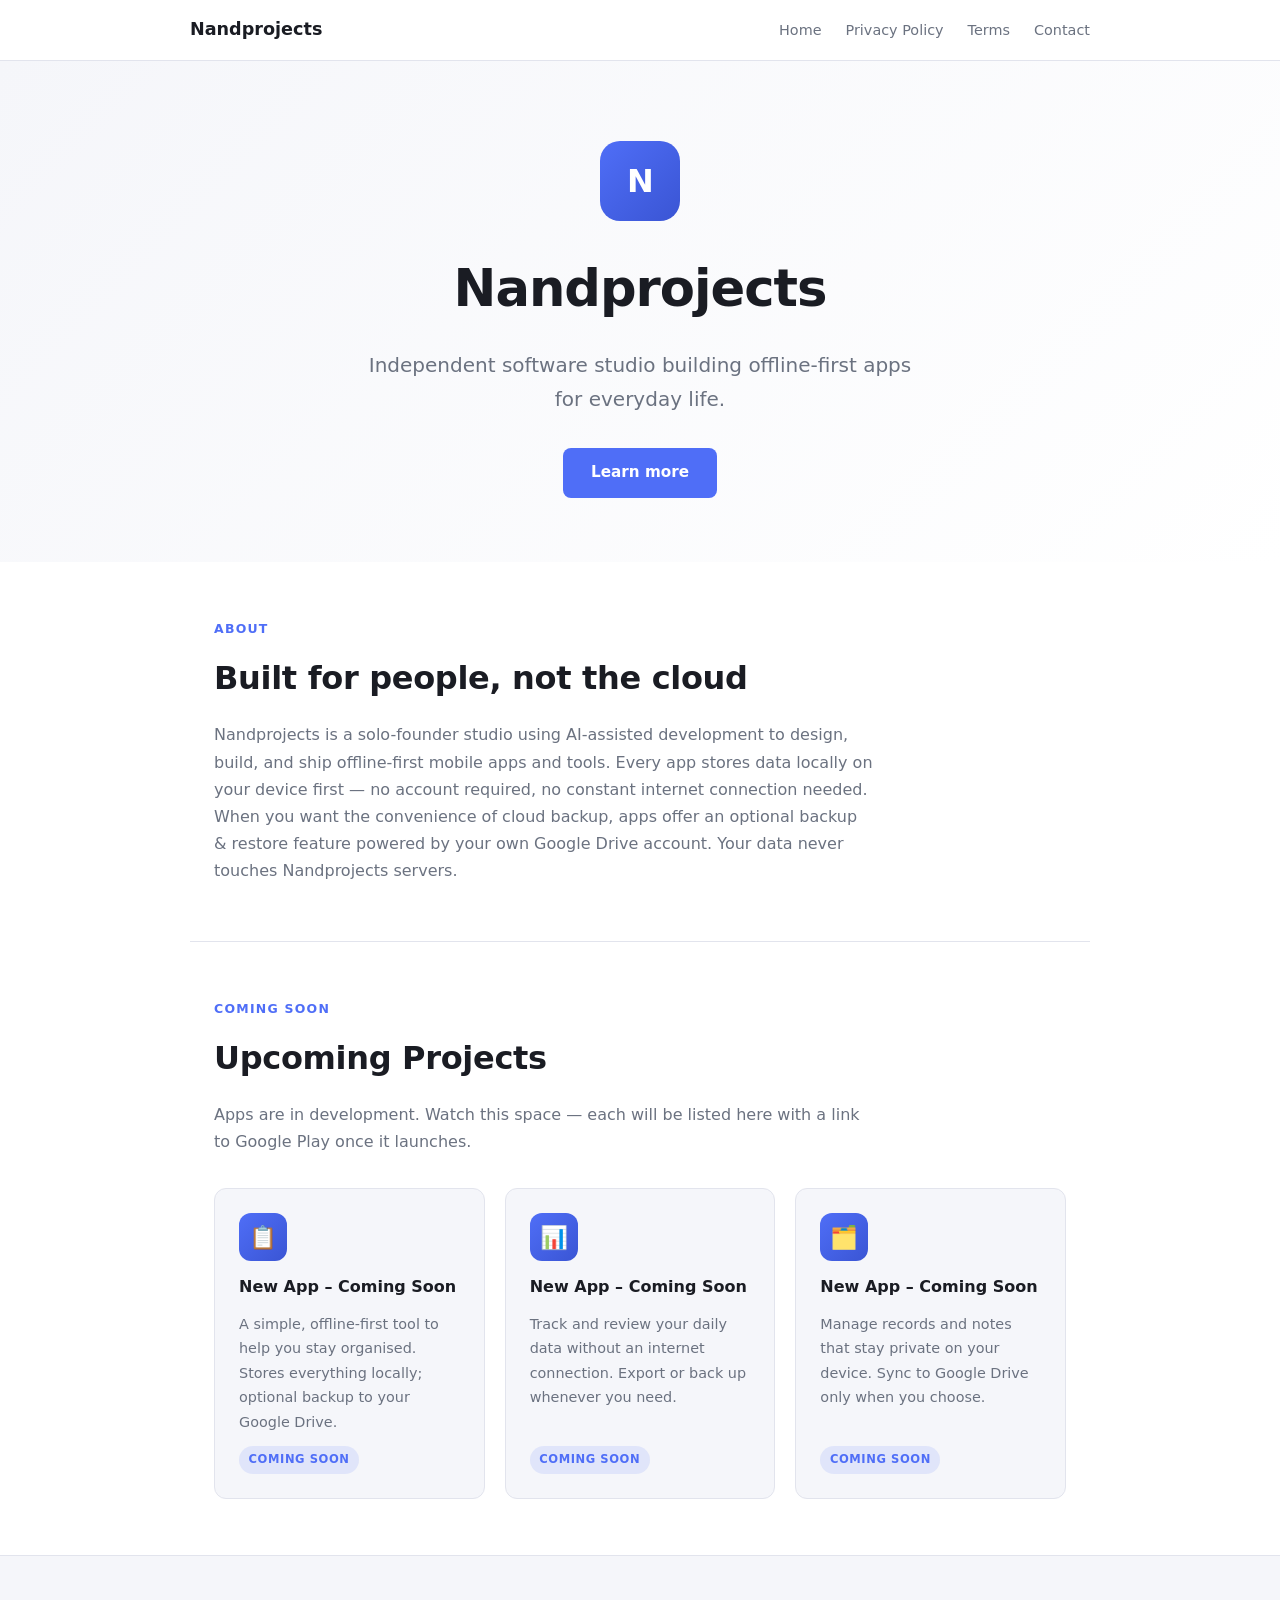
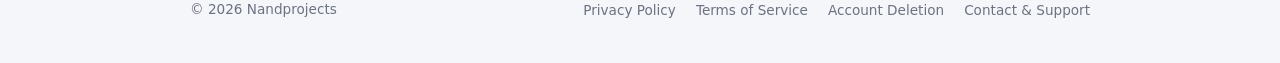
<file: index.html>
<!DOCTYPE html>
<html lang="en">
<head>
  <meta charset="UTF-8" />
  <meta name="viewport" content="width=device-width, initial-scale=1.0" />
  <title>Nandprojects – Offline-First Apps for Everyday Life</title>
  <meta name="description" content="Independent software studio building offline-first mobile apps and tools. Local-first data with optional cloud backup." />
  <meta property="og:title" content="Nandprojects" />
  <meta property="og:description" content="Independent software studio building offline-first mobile apps and tools." />
  <meta property="og:type" content="website" />
  <meta property="og:url" content="https://nandprojects.web.id/" />
  <meta property="og:image" content="https://nandprojects.web.id/og-image.png" />
  <link rel="icon" href="favicon.ico" />
  <link rel="stylesheet" href="styles.css" />
  <script defer src="https://cloud.umami.is/script.js" data-website-id="9c90d2cf-c456-45bb-ab0a-346d01525258"></script>
</head>
<body>

  <!-- ── Navigation ── -->
  <nav class="site-nav" aria-label="Main navigation">
    <div class="site-nav__inner">
      <a class="site-nav__brand" href="index.html">Nandprojects</a>
      <ul class="site-nav__links">
        <li><a href="index.html">Home</a></li>
        <li><a href="privacy-policy.html">Privacy Policy</a></li>
        <li><a href="terms-of-service.html">Terms</a></li>
        <li><a href="contact.html">Contact</a></li>
      </ul>
    </div>
  </nav>

  <!-- ── Hero ── -->
  <header class="hero">
    <div class="hero__logo" aria-hidden="true">N</div>
    <h1 class="hero__title">Nandprojects</h1>
    <p class="hero__tagline">Independent software studio building offline-first apps for everyday life.</p>
    <a class="btn" href="#about">Learn more</a>
  </header>

  <!-- ── About ── -->
  <section class="section" id="about">
    <p class="section__label">About</p>
    <h2 class="section__title">Built for people, not the cloud</h2>
    <p class="section__body">
      Nandprojects is a solo-founder studio using AI-assisted development to design, build,
      and ship offline-first mobile apps and tools. Every app stores data locally on your device
      first — no account required, no constant internet connection needed. When you want the
      convenience of cloud backup, apps offer an optional backup &amp; restore feature powered
      by your own Google Drive account. Your data never touches Nandprojects servers.
    </p>
  </section>

  <!-- ── Upcoming Projects ── -->
  <section class="section" id="projects">
    <p class="section__label">Coming Soon</p>
    <h2 class="section__title">Upcoming Projects</h2>
    <p class="section__body">
      Apps are in development. Watch this space — each will be listed here with a link to
      Google Play once it launches.
    </p>

    <!-- ✏️  EDIT: replace placeholder cards with real project info when ready -->
    <div class="cards">

      <div class="card">
        <!-- placeholder icon — swap emoji or replace with an <img> -->
        <div class="card__icon" aria-hidden="true">📋</div>
        <p class="card__title">New App – Coming Soon</p>
        <p class="card__desc">A simple, offline-first tool to help you stay organised.
          Stores everything locally; optional backup to your Google Drive.</p>
        <span class="badge">Coming soon</span>
      </div>

      <div class="card">
        <div class="card__icon" aria-hidden="true">📊</div>
        <p class="card__title">New App – Coming Soon</p>
        <p class="card__desc">Track and review your daily data without an internet connection.
          Export or back up whenever you need.</p>
        <span class="badge">Coming soon</span>
      </div>

      <div class="card">
        <div class="card__icon" aria-hidden="true">🗂️</div>
        <p class="card__title">New App – Coming Soon</p>
        <p class="card__desc">Manage records and notes that stay private on your device.
          Sync to Google Drive only when you choose.</p>
        <span class="badge">Coming soon</span>
      </div>

    </div>
    <!-- end placeholder cards -->
  </section>

  <!-- ── Footer ── -->
  <footer class="site-footer">
    <div class="site-footer__inner">
      <span class="site-footer__copy">© 2026 Nandprojects</span>
      <ul class="site-footer__links">
        <li><a href="privacy-policy.html">Privacy Policy</a></li>
        <li><a href="terms-of-service.html">Terms of Service</a></li>
        <li><a href="account-deletion.html">Account Deletion</a></li>
        <li><a href="contact.html">Contact &amp; Support</a></li>
      </ul>
    </div>
  </footer>

</body>
</html>
</file>
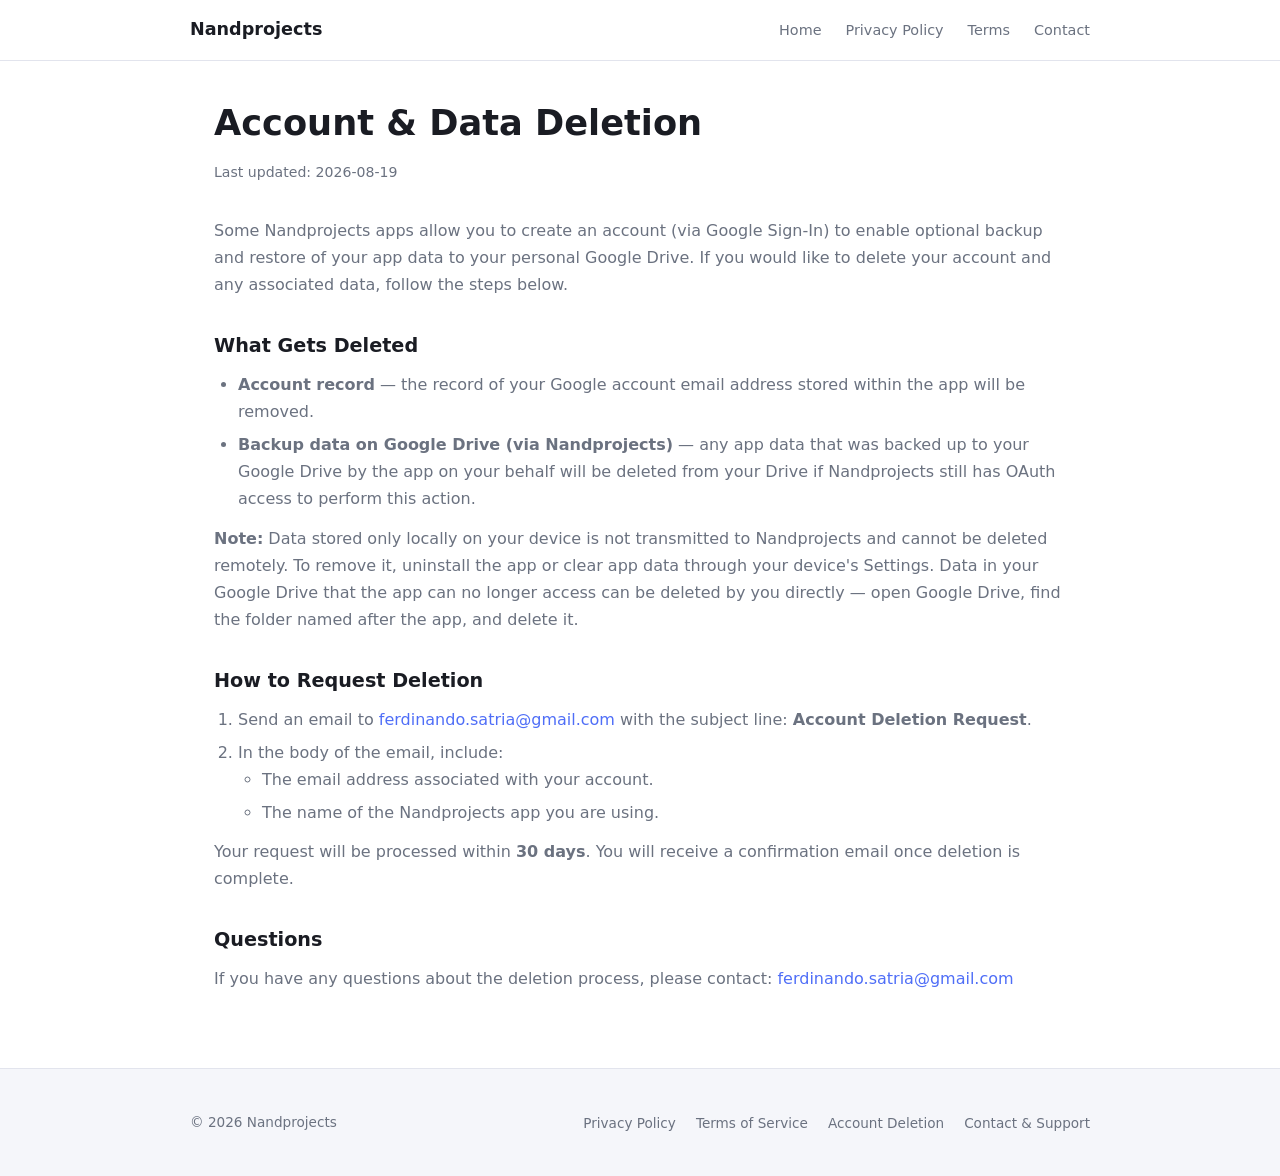
<file: account-deletion.html>
<!DOCTYPE html>
<html lang="en">
<head>
  <meta charset="UTF-8" />
  <meta name="viewport" content="width=device-width, initial-scale=1.0" />
  <title>Account Deletion – Nandprojects</title>
  <meta name="description" content="How to request deletion of your Nandprojects account and data." />
  <link rel="icon" href="favicon.ico" />
  <link rel="stylesheet" href="styles.css" />
  <script defer src="https://cloud.umami.is/script.js" data-website-id="9c90d2cf-c456-45bb-ab0a-346d01525258"></script>
</head>
<body>

  <nav class="site-nav" aria-label="Main navigation">
    <div class="site-nav__inner">
      <a class="site-nav__brand" href="index.html">Nandprojects</a>
      <ul class="site-nav__links">
        <li><a href="index.html">Home</a></li>
        <li><a href="privacy-policy.html">Privacy Policy</a></li>
        <li><a href="terms-of-service.html">Terms</a></li>
        <li><a href="contact.html">Contact</a></li>
      </ul>
    </div>
  </nav>

  <main class="page-content prose">
    <h1>Account &amp; Data Deletion</h1>
    <p class="meta">Last updated: 2026-08-19</p>

    <p>
      Some Nandprojects apps allow you to create an account (via Google Sign-In) to enable
      optional backup and restore of your app data to your personal Google Drive.
      If you would like to delete your account and any associated data, follow the steps below.
    </p>

    <h2>What Gets Deleted</h2>
    <ul>
      <li>
        <strong>Account record</strong> — the record of your Google account email address
        stored within the app will be removed.
      </li>
      <li>
        <strong>Backup data on Google Drive (via Nandprojects)</strong> — any app data
        that was backed up to your Google Drive by the app on your behalf will be deleted
        from your Drive if Nandprojects still has OAuth access to perform this action.
      </li>
    </ul>

    <p>
      <strong>Note:</strong> Data stored only locally on your device is not transmitted to
      Nandprojects and cannot be deleted remotely. To remove it, uninstall the app or
      clear app data through your device's Settings. Data in your Google Drive that the app
      can no longer access can be deleted by you directly — open Google Drive, find the
      folder named after the app, and delete it.
    </p>

    <h2>How to Request Deletion</h2>
    <ol>
      <li>
        Send an email to
        <a href="mailto:ferdinando.satria@gmail.com?subject=Account%20Deletion%20Request">
          ferdinando.satria@gmail.com</a>
        with the subject line: <strong>Account Deletion Request</strong>.
      </li>
      <li>
        In the body of the email, include:
        <ul>
          <li>The email address associated with your account.</li>
          <li>The name of the Nandprojects app you are using.</li>
        </ul>
      </li>
    </ol>

    <p>
      Your request will be processed within <strong>30 days</strong>. You will receive a
      confirmation email once deletion is complete.
    </p>

    <h2>Questions</h2>
    <p>
      If you have any questions about the deletion process, please contact:
      <a href="mailto:ferdinando.satria@gmail.com">ferdinando.satria@gmail.com</a>
    </p>
  </main>

  <footer class="site-footer">
    <div class="site-footer__inner">
      <span class="site-footer__copy">© 2026 Nandprojects</span>
      <ul class="site-footer__links">
        <li><a href="privacy-policy.html">Privacy Policy</a></li>
        <li><a href="terms-of-service.html">Terms of Service</a></li>
        <li><a href="account-deletion.html">Account Deletion</a></li>
        <li><a href="contact.html">Contact &amp; Support</a></li>
      </ul>
    </div>
  </footer>

</body>
</html>
</file>
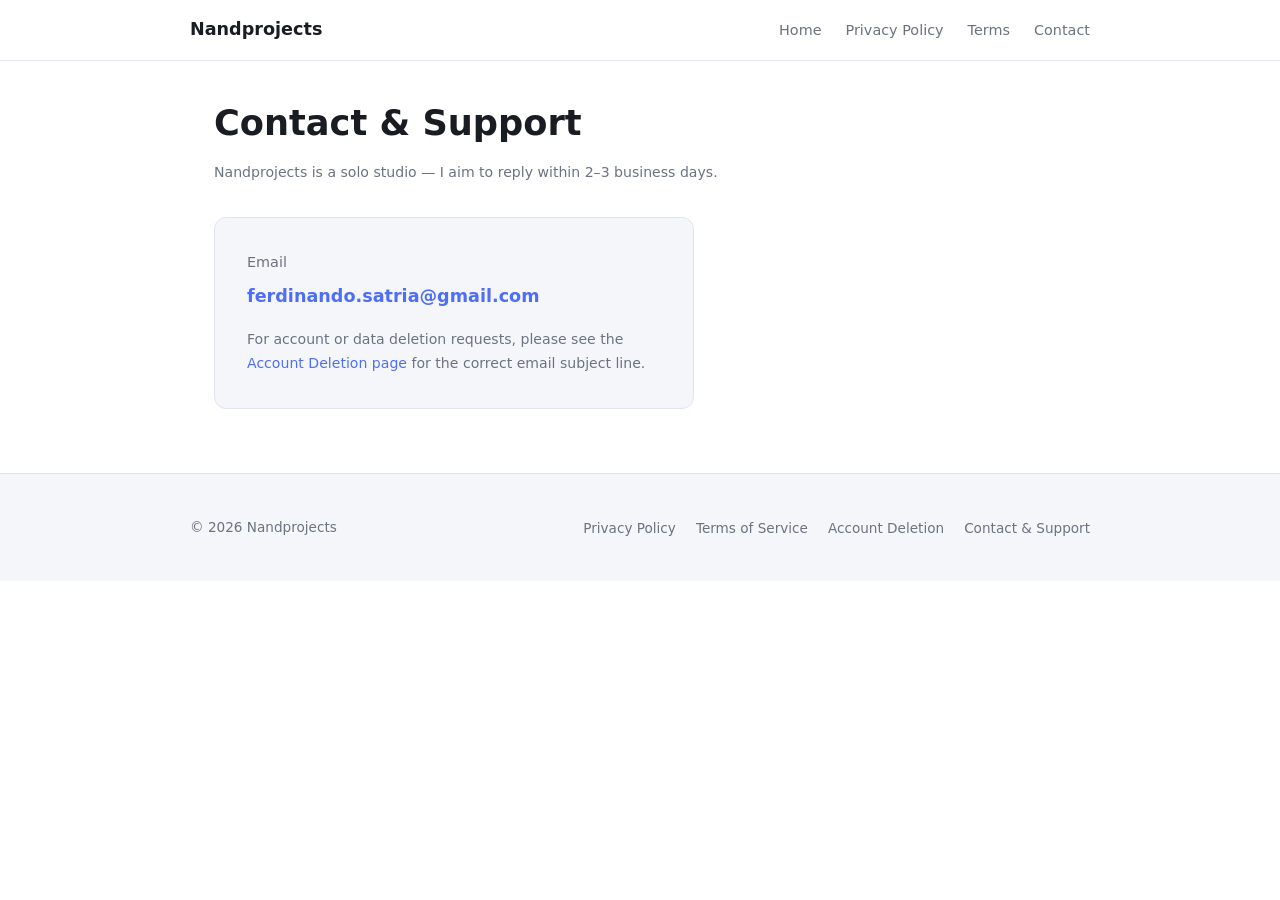
<file: contact.html>
<!DOCTYPE html>
<html lang="en">
<head>
  <meta charset="UTF-8" />
  <meta name="viewport" content="width=device-width, initial-scale=1.0" />
  <title>Contact &amp; Support – Nandprojects</title>
  <meta name="description" content="Get in touch with Nandprojects for support or enquiries." />
  <link rel="icon" href="favicon.ico" />
  <link rel="stylesheet" href="styles.css" />
  <script defer src="https://cloud.umami.is/script.js" data-website-id="9c90d2cf-c456-45bb-ab0a-346d01525258"></script>
</head>
<body>

  <nav class="site-nav" aria-label="Main navigation">
    <div class="site-nav__inner">
      <a class="site-nav__brand" href="index.html">Nandprojects</a>
      <ul class="site-nav__links">
        <li><a href="index.html">Home</a></li>
        <li><a href="privacy-policy.html">Privacy Policy</a></li>
        <li><a href="terms-of-service.html">Terms</a></li>
        <li><a href="contact.html">Contact</a></li>
      </ul>
    </div>
  </nav>

  <main class="page-content">
    <div class="prose" style="margin-bottom:2rem;">
      <h1>Contact &amp; Support</h1>
      <p class="meta">Nandprojects is a solo studio — I aim to reply within 2–3 business days.</p>
    </div>

    <div class="contact-card">
      <p class="contact-card__label">Email</p>
      <p class="contact-card__email">
        <a href="mailto:ferdinando.satria@gmail.com">ferdinando.satria@gmail.com</a>
      </p>
      <p class="contact-card__note">
        For account or data deletion requests, please see the
        <a href="account-deletion.html">Account Deletion page</a> for the correct email subject line.
      </p>
    </div>
  </main>

  <footer class="site-footer">
    <div class="site-footer__inner">
      <span class="site-footer__copy">© 2026 Nandprojects</span>
      <ul class="site-footer__links">
        <li><a href="privacy-policy.html">Privacy Policy</a></li>
        <li><a href="terms-of-service.html">Terms of Service</a></li>
        <li><a href="account-deletion.html">Account Deletion</a></li>
        <li><a href="contact.html">Contact &amp; Support</a></li>
      </ul>
    </div>
  </footer>

</body>
</html>
</file>
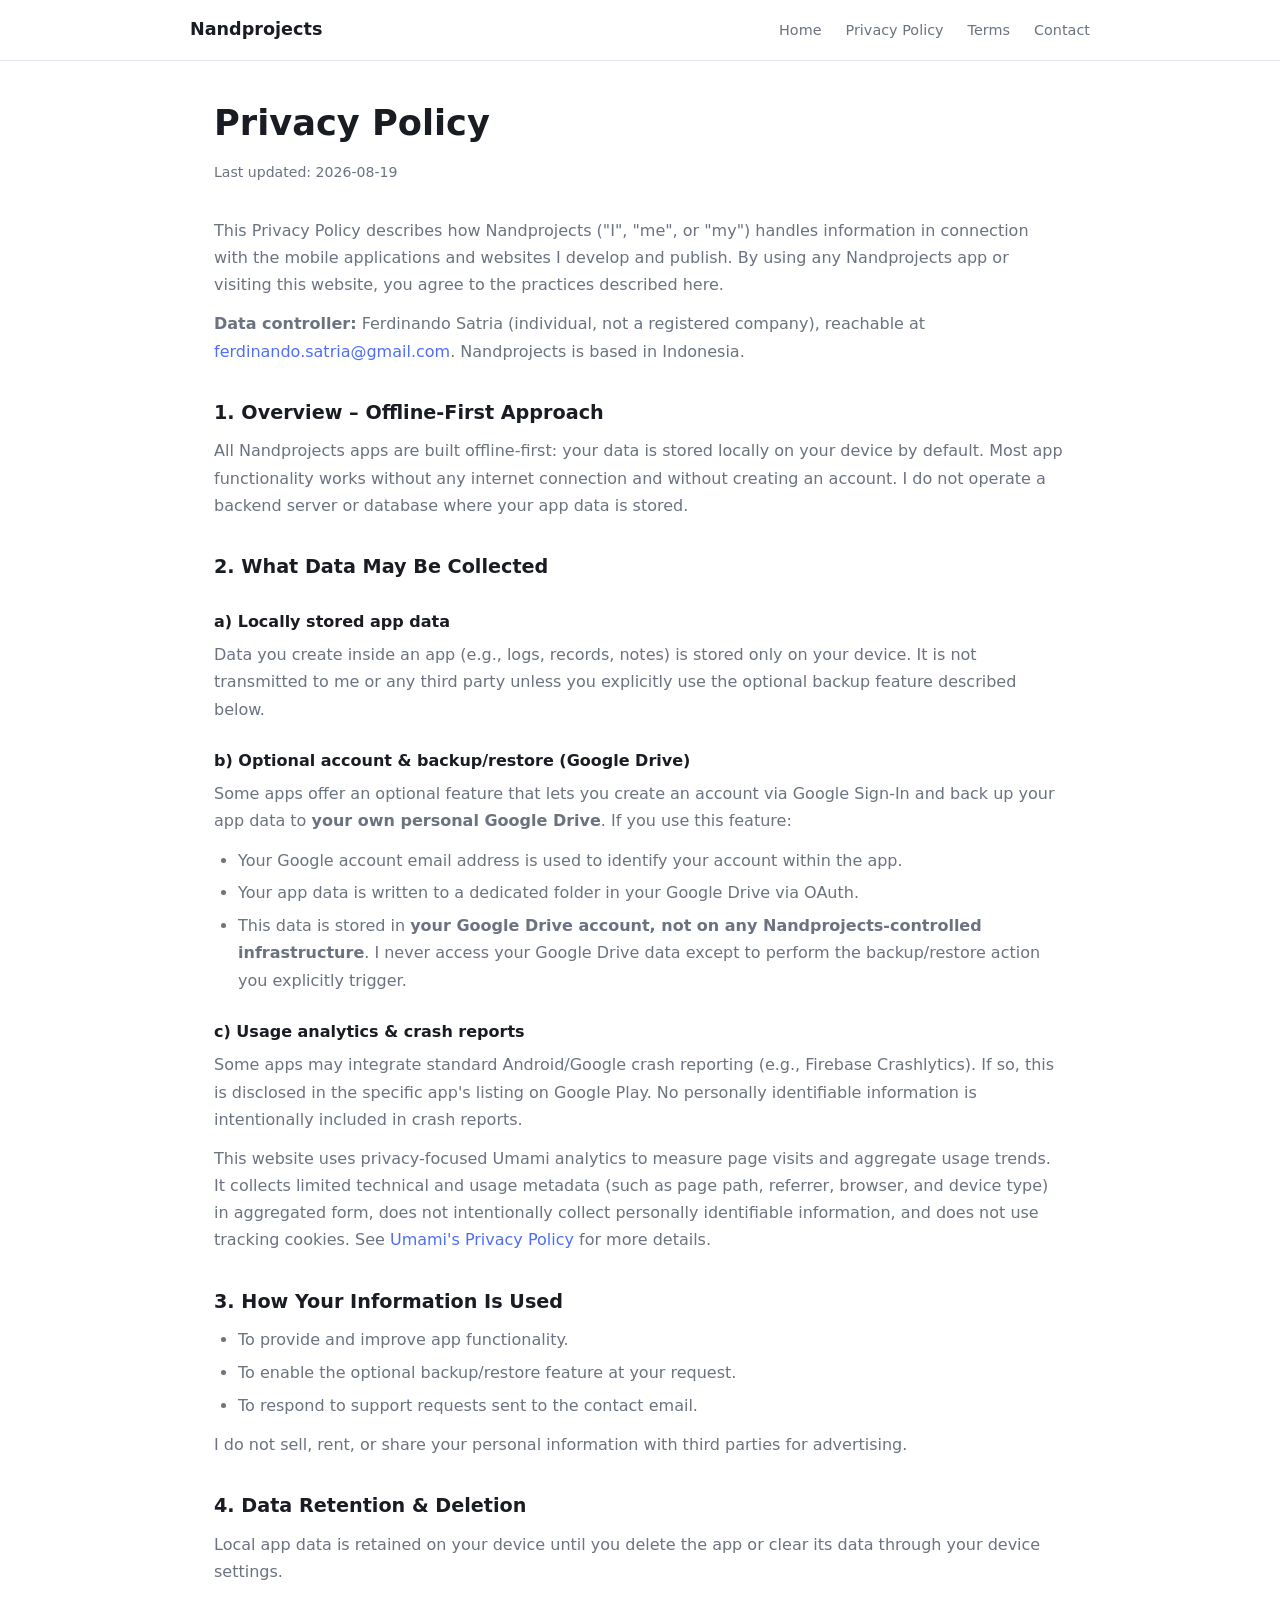
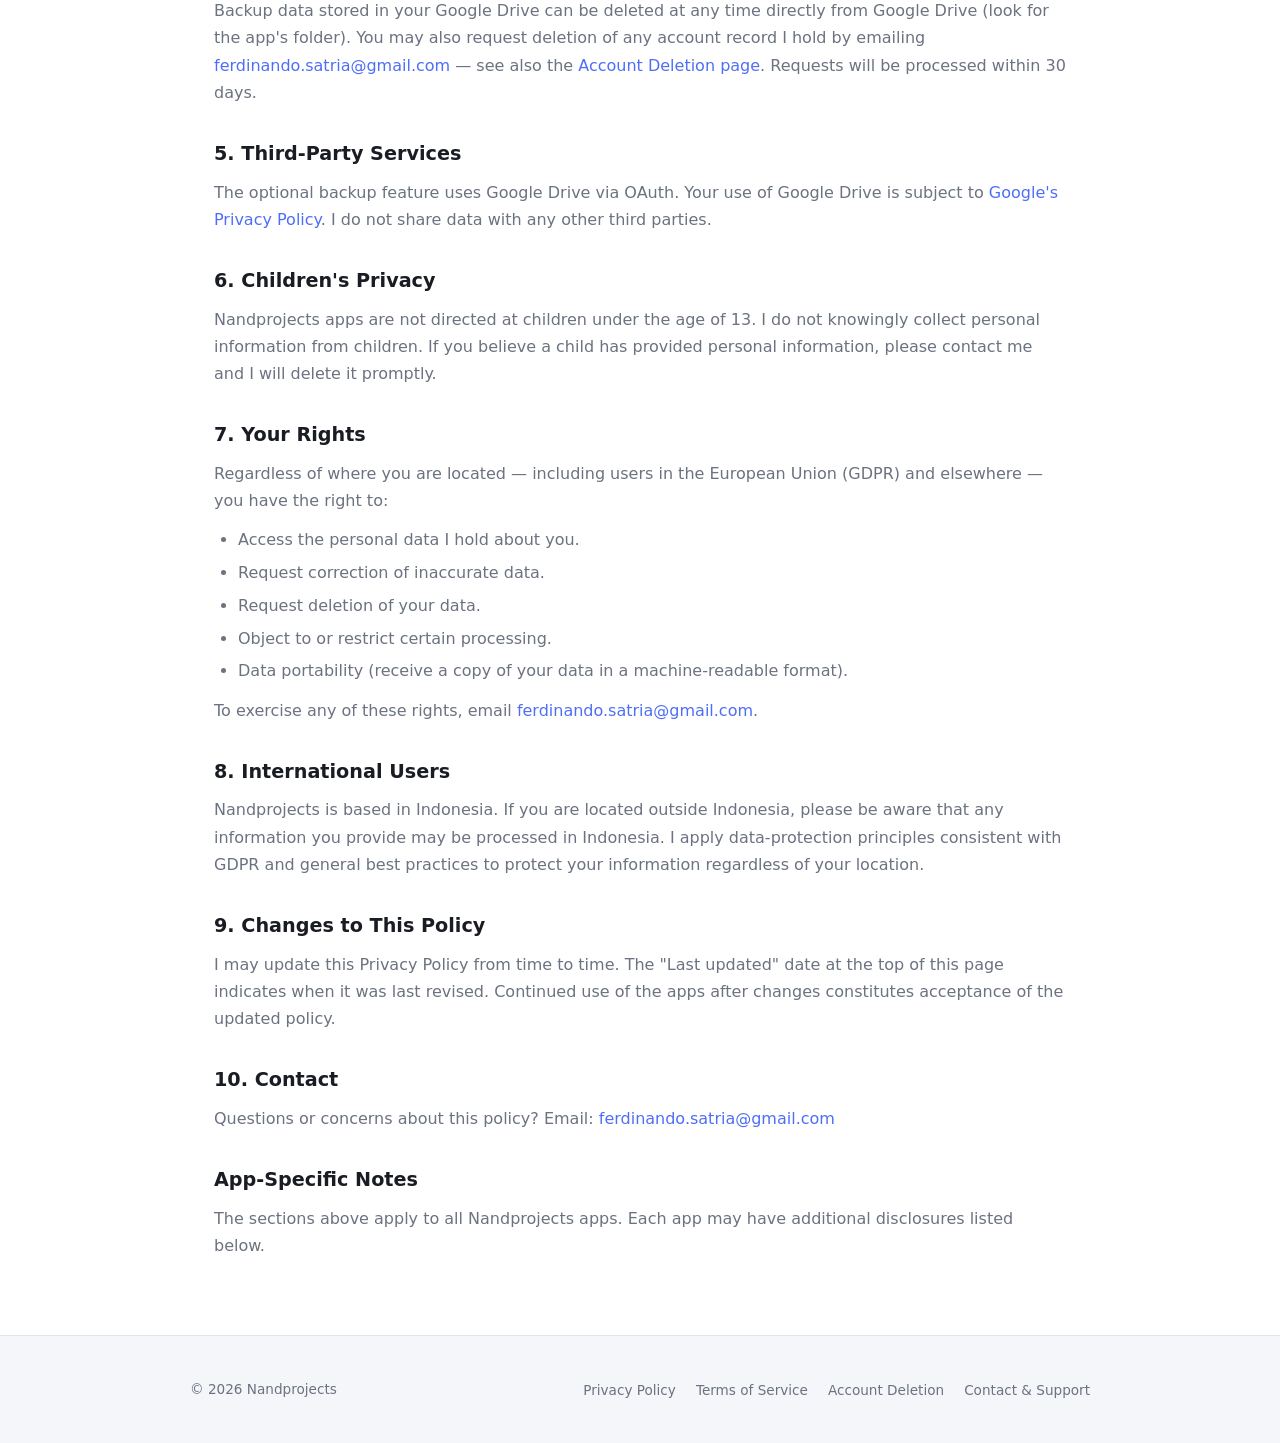
<file: privacy-policy.html>
<!DOCTYPE html>
<html lang="en">
<head>
  <meta charset="UTF-8" />
  <meta name="viewport" content="width=device-width, initial-scale=1.0" />
  <title>Privacy Policy – Nandprojects</title>
  <meta name="description" content="Privacy Policy for Nandprojects apps." />
  <link rel="icon" href="favicon.ico" />
  <link rel="stylesheet" href="styles.css" />
  <script defer src="https://cloud.umami.is/script.js" data-website-id="9c90d2cf-c456-45bb-ab0a-346d01525258"></script>
</head>
<body>

  <nav class="site-nav" aria-label="Main navigation">
    <div class="site-nav__inner">
      <a class="site-nav__brand" href="index.html">Nandprojects</a>
      <ul class="site-nav__links">
        <li><a href="index.html">Home</a></li>
        <li><a href="privacy-policy.html">Privacy Policy</a></li>
        <li><a href="terms-of-service.html">Terms</a></li>
        <li><a href="contact.html">Contact</a></li>
      </ul>
    </div>
  </nav>

  <main class="page-content prose">
    <h1>Privacy Policy</h1>
    <!-- ✏️  EDIT: update the date below whenever the policy changes -->
    <p class="meta">Last updated: 2026-08-19</p>

    <p>
      This Privacy Policy describes how Nandprojects ("I", "me", or "my") handles information
      in connection with the mobile applications and websites I develop and publish.
      By using any Nandprojects app or visiting this website, you agree to the practices
      described here.
    </p>
    <p>
      <strong>Data controller:</strong> Ferdinando Satria (individual, not a registered company),
      reachable at <a href="mailto:ferdinando.satria@gmail.com">ferdinando.satria@gmail.com</a>.
      Nandprojects is based in Indonesia.
    </p>

    <h2>1. Overview – Offline-First Approach</h2>
    <p>
      All Nandprojects apps are built offline-first: your data is stored locally on your
      device by default. Most app functionality works without any internet connection and
      without creating an account. I do not operate a backend server or database where your
      app data is stored.
    </p>

    <h2>2. What Data May Be Collected</h2>
    <h3>a) Locally stored app data</h3>
    <p>
      Data you create inside an app (e.g., logs, records, notes) is stored only on your device.
      It is not transmitted to me or any third party unless you explicitly use the optional
      backup feature described below.
    </p>
    <h3>b) Optional account &amp; backup/restore (Google Drive)</h3>
    <p>
      Some apps offer an optional feature that lets you create an account via Google Sign-In
      and back up your app data to <strong>your own personal Google Drive</strong>.
      If you use this feature:
    </p>
    <ul>
      <li>Your Google account email address is used to identify your account within the app.</li>
      <li>Your app data is written to a dedicated folder in your Google Drive via OAuth.</li>
      <li>
        This data is stored in <strong>your Google Drive account, not on any
        Nandprojects-controlled infrastructure</strong>. I never access your Google Drive
        data except to perform the backup/restore action you explicitly trigger.
      </li>
    </ul>
    <h3>c) Usage analytics &amp; crash reports</h3>
    <p>
      Some apps may integrate standard Android/Google crash reporting (e.g., Firebase Crashlytics).
      If so, this is disclosed in the specific app's listing on Google Play. No personally
      identifiable information is intentionally included in crash reports.
    </p>
    <p>
      This website uses privacy-focused Umami analytics to measure page visits and
      aggregate usage trends. It collects limited technical and usage metadata
      (such as page path, referrer, browser, and device type) in aggregated form,
      does not intentionally collect personally identifiable information, and does
      not use tracking cookies. See
      <a href="https://umami.is/privacy" target="_blank" rel="noopener">Umami's Privacy Policy</a>
      for more details.
    </p>

    <h2>3. How Your Information Is Used</h2>
    <ul>
      <li>To provide and improve app functionality.</li>
      <li>To enable the optional backup/restore feature at your request.</li>
      <li>To respond to support requests sent to the contact email.</li>
    </ul>
    <p>I do not sell, rent, or share your personal information with third parties for advertising.</p>

    <h2>4. Data Retention &amp; Deletion</h2>
    <p>
      Local app data is retained on your device until you delete the app or clear its data
      through your device settings.
    </p>
    <p>
      Backup data stored in your Google Drive can be deleted at any time directly from
      Google Drive (look for the app's folder). You may also request deletion of any account
      record I hold by emailing
      <a href="mailto:ferdinando.satria@gmail.com">ferdinando.satria@gmail.com</a>
      — see also the <a href="account-deletion.html">Account Deletion page</a>.
      Requests will be processed within 30 days.
    </p>

    <h2>5. Third-Party Services</h2>
    <p>
      The optional backup feature uses Google Drive via OAuth. Your use of Google Drive
      is subject to <a href="https://policies.google.com/privacy" target="_blank" rel="noopener">Google's Privacy Policy</a>.
      I do not share data with any other third parties.
    </p>

    <h2>6. Children's Privacy</h2>
    <p>
      Nandprojects apps are not directed at children under the age of 13. I do not knowingly
      collect personal information from children. If you believe a child has provided personal
      information, please contact me and I will delete it promptly.
    </p>

    <h2>7. Your Rights</h2>
    <p>
      Regardless of where you are located — including users in the European Union (GDPR) and
      elsewhere — you have the right to:
    </p>
    <ul>
      <li>Access the personal data I hold about you.</li>
      <li>Request correction of inaccurate data.</li>
      <li>Request deletion of your data.</li>
      <li>Object to or restrict certain processing.</li>
      <li>Data portability (receive a copy of your data in a machine-readable format).</li>
    </ul>
    <p>
      To exercise any of these rights, email
      <a href="mailto:ferdinando.satria@gmail.com">ferdinando.satria@gmail.com</a>.
    </p>

    <h2>8. International Users</h2>
    <p>
      Nandprojects is based in Indonesia. If you are located outside Indonesia, please be
      aware that any information you provide may be processed in Indonesia. I apply
      data-protection principles consistent with GDPR and general best practices to protect
      your information regardless of your location.
    </p>

    <h2>9. Changes to This Policy</h2>
    <p>
      I may update this Privacy Policy from time to time. The "Last updated" date at the top
      of this page indicates when it was last revised. Continued use of the apps after changes
      constitutes acceptance of the updated policy.
    </p>

    <h2>10. Contact</h2>
    <p>
      Questions or concerns about this policy? Email:
      <a href="mailto:ferdinando.satria@gmail.com">ferdinando.satria@gmail.com</a>
    </p>

    <!-- ✏️  EDIT: add app-specific overrides below -->
    <h2>App-Specific Notes</h2>
    <p>
      The sections above apply to all Nandprojects apps. Each app may have additional
      disclosures listed below.
    </p>

    <!-- Template — duplicate and fill in for each app:
    <h3>[App Name]</h3>
    <p>[Any data practices specific to this app that differ from or extend the general policy above.]</p>
    -->

  </main>

  <footer class="site-footer">
    <div class="site-footer__inner">
      <span class="site-footer__copy">© 2026 Nandprojects</span>
      <ul class="site-footer__links">
        <li><a href="privacy-policy.html">Privacy Policy</a></li>
        <li><a href="terms-of-service.html">Terms of Service</a></li>
        <li><a href="account-deletion.html">Account Deletion</a></li>
        <li><a href="contact.html">Contact &amp; Support</a></li>
      </ul>
    </div>
  </footer>

</body>
</html>
</file>
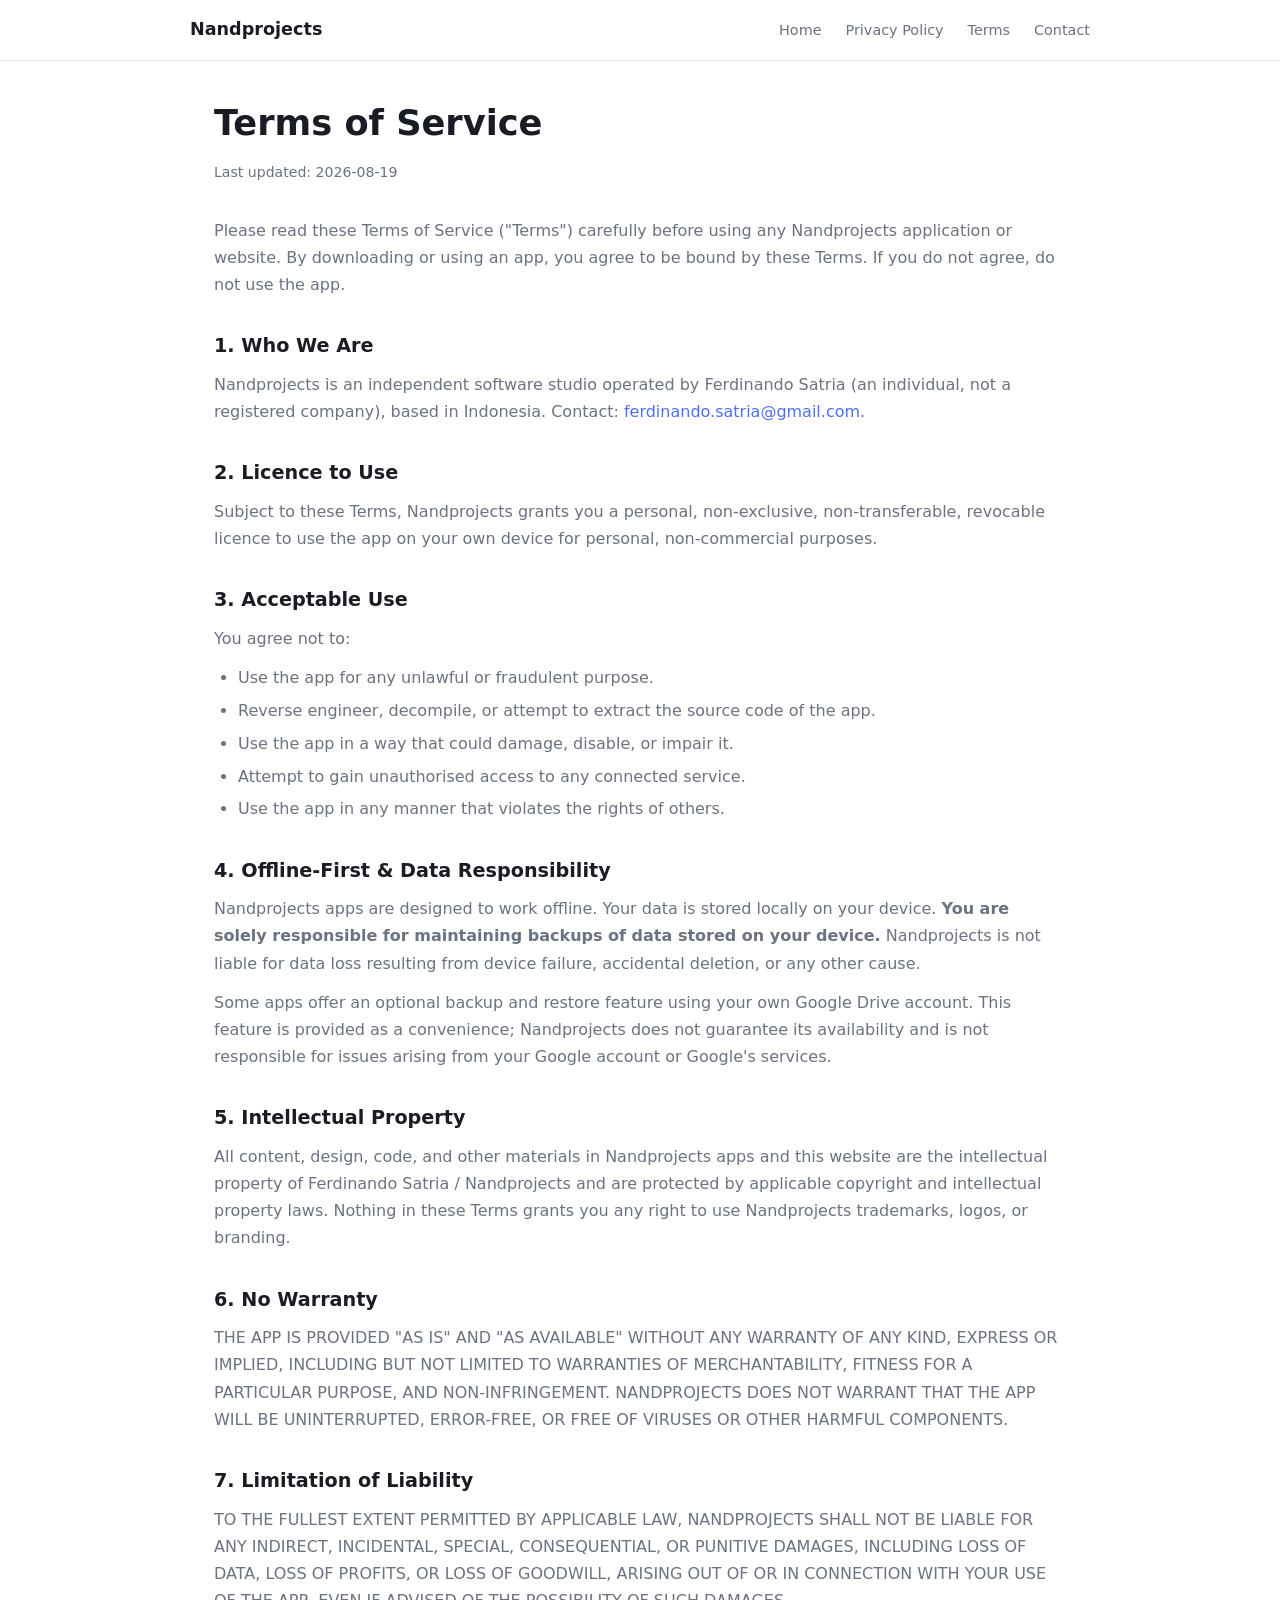
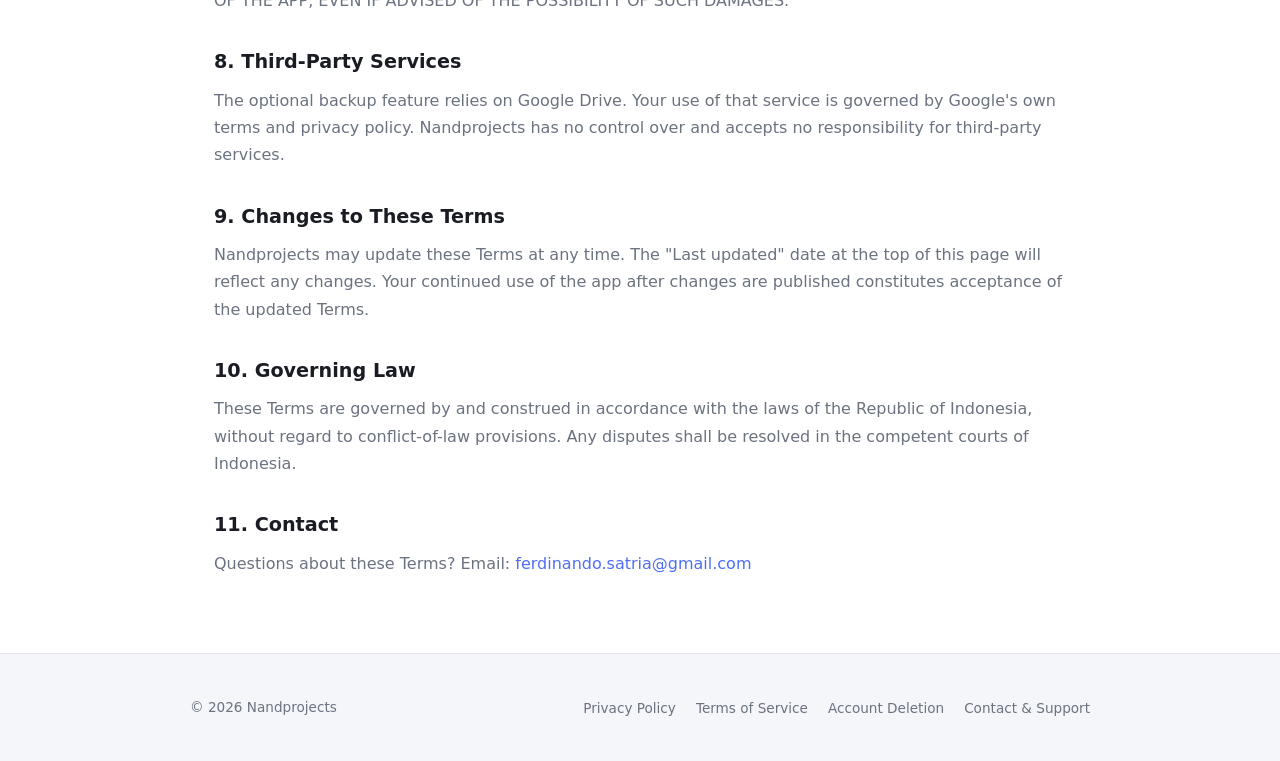
<file: terms-of-service.html>
<!DOCTYPE html>
<html lang="en">
<head>
  <meta charset="UTF-8" />
  <meta name="viewport" content="width=device-width, initial-scale=1.0" />
  <title>Terms of Service – Nandprojects</title>
  <meta name="description" content="Terms of Service for Nandprojects apps." />
  <link rel="icon" href="favicon.ico" />
  <link rel="stylesheet" href="styles.css" />
  <script defer src="https://cloud.umami.is/script.js" data-website-id="9c90d2cf-c456-45bb-ab0a-346d01525258"></script>
</head>
<body>

  <nav class="site-nav" aria-label="Main navigation">
    <div class="site-nav__inner">
      <a class="site-nav__brand" href="index.html">Nandprojects</a>
      <ul class="site-nav__links">
        <li><a href="index.html">Home</a></li>
        <li><a href="privacy-policy.html">Privacy Policy</a></li>
        <li><a href="terms-of-service.html">Terms</a></li>
        <li><a href="contact.html">Contact</a></li>
      </ul>
    </div>
  </nav>

  <main class="page-content prose">
    <h1>Terms of Service</h1>
    <!-- ✏️  EDIT: update the date below whenever the terms change -->
    <p class="meta">Last updated: 2026-08-19</p>

    <p>
      Please read these Terms of Service ("Terms") carefully before using any Nandprojects
      application or website. By downloading or using an app, you agree to be bound by these Terms.
      If you do not agree, do not use the app.
    </p>

    <h2>1. Who We Are</h2>
    <p>
      Nandprojects is an independent software studio operated by Ferdinando Satria (an individual,
      not a registered company), based in Indonesia. Contact:
      <a href="mailto:ferdinando.satria@gmail.com">ferdinando.satria@gmail.com</a>.
    </p>

    <h2>2. Licence to Use</h2>
    <p>
      Subject to these Terms, Nandprojects grants you a personal, non-exclusive,
      non-transferable, revocable licence to use the app on your own device for personal,
      non-commercial purposes.
    </p>

    <h2>3. Acceptable Use</h2>
    <p>You agree not to:</p>
    <ul>
      <li>Use the app for any unlawful or fraudulent purpose.</li>
      <li>Reverse engineer, decompile, or attempt to extract the source code of the app.</li>
      <li>Use the app in a way that could damage, disable, or impair it.</li>
      <li>Attempt to gain unauthorised access to any connected service.</li>
      <li>Use the app in any manner that violates the rights of others.</li>
    </ul>

    <h2>4. Offline-First &amp; Data Responsibility</h2>
    <p>
      Nandprojects apps are designed to work offline. Your data is stored locally on your device.
      <strong>You are solely responsible for maintaining backups of data stored on your device.</strong>
      Nandprojects is not liable for data loss resulting from device failure, accidental deletion,
      or any other cause.
    </p>
    <p>
      Some apps offer an optional backup and restore feature using your own Google Drive account.
      This feature is provided as a convenience; Nandprojects does not guarantee its availability
      and is not responsible for issues arising from your Google account or Google's services.
    </p>

    <h2>5. Intellectual Property</h2>
    <p>
      All content, design, code, and other materials in Nandprojects apps and this website
      are the intellectual property of Ferdinando Satria / Nandprojects and are protected by
      applicable copyright and intellectual property laws. Nothing in these Terms grants you
      any right to use Nandprojects trademarks, logos, or branding.
    </p>

    <h2>6. No Warranty</h2>
    <p>
      THE APP IS PROVIDED "AS IS" AND "AS AVAILABLE" WITHOUT ANY WARRANTY OF ANY KIND,
      EXPRESS OR IMPLIED, INCLUDING BUT NOT LIMITED TO WARRANTIES OF MERCHANTABILITY,
      FITNESS FOR A PARTICULAR PURPOSE, AND NON-INFRINGEMENT. NANDPROJECTS DOES NOT WARRANT
      THAT THE APP WILL BE UNINTERRUPTED, ERROR-FREE, OR FREE OF VIRUSES OR OTHER HARMFUL
      COMPONENTS.
    </p>

    <h2>7. Limitation of Liability</h2>
    <p>
      TO THE FULLEST EXTENT PERMITTED BY APPLICABLE LAW, NANDPROJECTS SHALL NOT BE LIABLE
      FOR ANY INDIRECT, INCIDENTAL, SPECIAL, CONSEQUENTIAL, OR PUNITIVE DAMAGES, INCLUDING
      LOSS OF DATA, LOSS OF PROFITS, OR LOSS OF GOODWILL, ARISING OUT OF OR IN CONNECTION
      WITH YOUR USE OF THE APP, EVEN IF ADVISED OF THE POSSIBILITY OF SUCH DAMAGES.
    </p>

    <h2>8. Third-Party Services</h2>
    <p>
      The optional backup feature relies on Google Drive. Your use of that service is governed
      by Google's own terms and privacy policy. Nandprojects has no control over and accepts
      no responsibility for third-party services.
    </p>

    <h2>9. Changes to These Terms</h2>
    <p>
      Nandprojects may update these Terms at any time. The "Last updated" date at the top of
      this page will reflect any changes. Your continued use of the app after changes are
      published constitutes acceptance of the updated Terms.
    </p>

    <h2>10. Governing Law</h2>
    <p>
      These Terms are governed by and construed in accordance with the laws of the Republic
      of Indonesia, without regard to conflict-of-law provisions. Any disputes shall be
      resolved in the competent courts of Indonesia.
    </p>

    <h2>11. Contact</h2>
    <p>
      Questions about these Terms? Email:
      <a href="mailto:ferdinando.satria@gmail.com">ferdinando.satria@gmail.com</a>
    </p>
  </main>

  <footer class="site-footer">
    <div class="site-footer__inner">
      <span class="site-footer__copy">© 2026 Nandprojects</span>
      <ul class="site-footer__links">
        <li><a href="privacy-policy.html">Privacy Policy</a></li>
        <li><a href="terms-of-service.html">Terms of Service</a></li>
        <li><a href="account-deletion.html">Account Deletion</a></li>
        <li><a href="contact.html">Contact &amp; Support</a></li>
      </ul>
    </div>
  </footer>

</body>
</html>
</file>
<file: styles.css>
/* ============================================================
   Nandprojects – shared stylesheet
   ============================================================ */

:root {
  --accent:    #4f6ef7;
  --accent-dk: #3a55d4;
  --bg:        #ffffff;
  --surface:   #f5f6fa;
  --border:    #e2e4ed;
  --text:      #1a1c23;
  --muted:     #6b7280;
  --radius:    12px;
  --max-w:     900px;
  --font:      system-ui, -apple-system, "Segoe UI", Roboto, Helvetica, Arial, sans-serif;
}

@media (prefers-color-scheme: dark) {
  :root {
    --bg:      #0f1117;
    --surface: #1a1d27;
    --border:  #2a2d3a;
    --text:    #e8eaf0;
    --muted:   #9ca3af;
  }
}

*, *::before, *::after { box-sizing: border-box; margin: 0; padding: 0; }

html { scroll-behavior: smooth; }

body {
  font-family: var(--font);
  background: var(--bg);
  color: var(--text);
  line-height: 1.7;
  font-size: 1rem;
}

a { color: var(--accent); text-decoration: none; }
a:hover { text-decoration: underline; }

/* ── Nav ── */
.site-nav {
  position: sticky;
  top: 0;
  z-index: 100;
  background: var(--bg);
  border-bottom: 1px solid var(--border);
  padding: 0 1.5rem;
}
.site-nav__inner {
  display: flex;
  align-items: center;
  justify-content: space-between;
  max-width: var(--max-w);
  margin: 0 auto;
  height: 60px;
  gap: 1rem;
}
.site-nav__brand {
  font-weight: 700;
  font-size: 1.1rem;
  color: var(--text);
}
.site-nav__brand:hover { text-decoration: none; color: var(--accent); }
.site-nav__links {
  display: flex;
  gap: 1.5rem;
  list-style: none;
  flex-wrap: wrap;
}
.site-nav__links a {
  color: var(--muted);
  font-size: 0.9rem;
  font-weight: 500;
}
.site-nav__links a:hover { color: var(--accent); text-decoration: none; }

/* ── Page wrapper ── */
.page-content {
  max-width: var(--max-w);
  margin: 0 auto;
  padding: 2rem 1.5rem 4rem;
}

/* ── Hero ── */
.hero {
  text-align: center;
  padding: 5rem 1.5rem 4rem;
  background: linear-gradient(135deg, var(--surface) 0%, var(--bg) 100%);
}
.hero__logo {
  width: 80px;
  height: 80px;
  border-radius: 20px;
  background: linear-gradient(135deg, var(--accent) 0%, var(--accent-dk) 100%);
  display: flex;
  align-items: center;
  justify-content: center;
  margin: 0 auto 1.5rem;
  font-size: 2rem;
  color: #fff;
  font-weight: 900;
  letter-spacing: -1px;
}
.hero__title {
  font-size: clamp(2rem, 5vw, 3.2rem);
  font-weight: 800;
  letter-spacing: -0.02em;
  margin-bottom: 1rem;
}
.hero__tagline {
  font-size: clamp(1rem, 2.5vw, 1.25rem);
  color: var(--muted);
  max-width: 560px;
  margin: 0 auto 2rem;
}
.btn {
  display: inline-block;
  background: var(--accent);
  color: #fff;
  padding: 0.75rem 1.75rem;
  border-radius: 8px;
  font-weight: 600;
  font-size: 0.95rem;
  transition: background 0.15s;
}
.btn:hover { background: var(--accent-dk); text-decoration: none; }

/* ── Sections ── */
.section {
  max-width: var(--max-w);
  margin: 0 auto;
  padding: 3.5rem 1.5rem;
}
.section + .section { border-top: 1px solid var(--border); }
.section__label {
  font-size: 0.78rem;
  font-weight: 700;
  text-transform: uppercase;
  letter-spacing: 0.1em;
  color: var(--accent);
  margin-bottom: 0.75rem;
}
.section__title {
  font-size: clamp(1.4rem, 3vw, 2rem);
  font-weight: 700;
  letter-spacing: -0.01em;
  margin-bottom: 1rem;
}
.section__body {
  color: var(--muted);
  max-width: 660px;
}

/* ── Project cards ── */
.cards {
  display: grid;
  grid-template-columns: repeat(auto-fill, minmax(240px, 1fr));
  gap: 1.25rem;
  margin-top: 2rem;
}
.card {
  background: var(--surface);
  border: 1px solid var(--border);
  border-radius: var(--radius);
  padding: 1.5rem;
  display: flex;
  flex-direction: column;
  gap: 0.75rem;
}
.card__icon {
  width: 48px;
  height: 48px;
  border-radius: 12px;
  background: linear-gradient(135deg, var(--accent) 0%, var(--accent-dk) 100%);
  display: flex;
  align-items: center;
  justify-content: center;
  font-size: 1.4rem;
}
.card__title {
  font-weight: 700;
  font-size: 1rem;
}
.card__desc {
  color: var(--muted);
  font-size: 0.9rem;
  flex: 1;
}
.badge {
  display: inline-block;
  font-size: 0.72rem;
  font-weight: 700;
  text-transform: uppercase;
  letter-spacing: 0.05em;
  color: var(--accent);
  background: color-mix(in srgb, var(--accent) 12%, transparent);
  padding: 0.25rem 0.6rem;
  border-radius: 999px;
  align-self: flex-start;
}

/* ── Prose (legal pages) ── */
.prose h1 { font-size: clamp(1.6rem, 4vw, 2.2rem); font-weight: 800; margin-bottom: 0.5rem; }
.prose .meta { color: var(--muted); font-size: 0.88rem; margin-bottom: 2rem; }
.prose h2 { font-size: 1.2rem; font-weight: 700; margin: 2rem 0 0.5rem; }
.prose h3 { font-size: 1rem; font-weight: 700; margin: 1.5rem 0 0.4rem; }
.prose p  { color: var(--muted); margin-bottom: 0.75rem; }
.prose ul, .prose ol { color: var(--muted); padding-left: 1.5rem; margin-bottom: 0.75rem; }
.prose li { margin-bottom: 0.35rem; }
.prose a  { color: var(--accent); }

/* ── Contact card ── */
.contact-card {
  background: var(--surface);
  border: 1px solid var(--border);
  border-radius: var(--radius);
  padding: 2rem;
  max-width: 480px;
}
.contact-card__email {
  font-size: 1.1rem;
  font-weight: 600;
}
.contact-card__label {
  color: var(--muted);
  font-size: .9rem;
  margin-bottom: .5rem;
}
.contact-card__note {
  margin-top: 1rem;
  color: var(--muted);
  font-size: .88rem;
}

/* ── Footer ── */
.site-footer {
  border-top: 1px solid var(--border);
  background: var(--surface);
  padding: 2.5rem 1.5rem;
}
.site-footer__inner {
  max-width: var(--max-w);
  margin: 0 auto;
  display: flex;
  flex-wrap: wrap;
  gap: 1.5rem;
  align-items: center;
  justify-content: space-between;
}
.site-footer__copy {
  font-size: 0.85rem;
  color: var(--muted);
}
.site-footer__links {
  display: flex;
  gap: 1.25rem;
  flex-wrap: wrap;
  list-style: none;
}
.site-footer__links a {
  font-size: 0.85rem;
  color: var(--muted);
}
.site-footer__links a:hover { color: var(--accent); text-decoration: none; }
</file>
